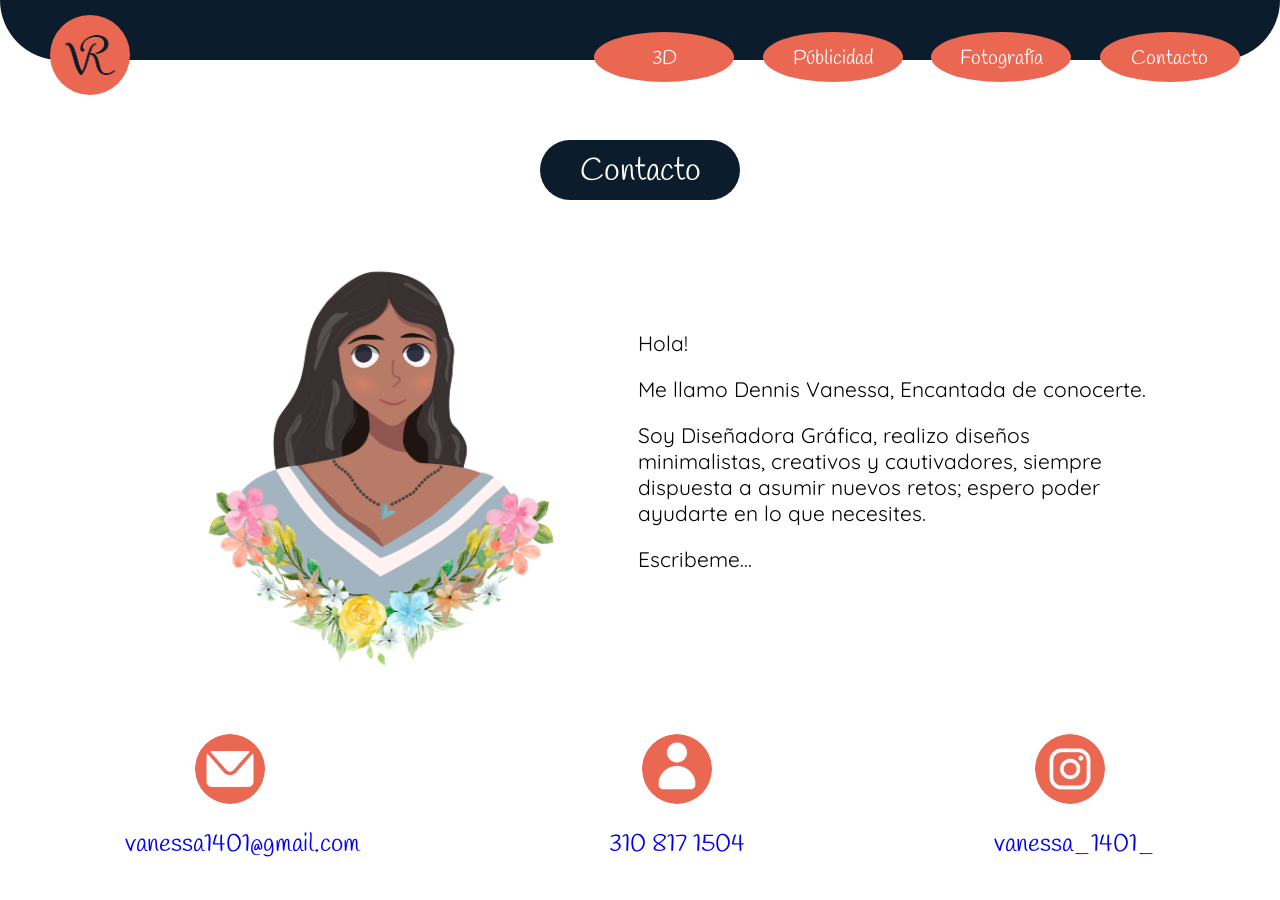
<file: contactame.html>
<!DOCTYPE html>
<html lang="en">
<head>
    <meta charset="UTF-8">
    <meta http-equiv="X-UA-Compatible" content="IE=edge">
    <meta name="viewport" content="width=device-width, initial-scale=1.0">
    <link rel="stylesheet" type="text/css"  href="css/estilos.css">
    <link rel="preconnect" href="https://fonts.googleapis.com">
    <link rel="preconnect" href="https://fonts.gstatic.com" crossorigin>
    <link href="https://fonts.googleapis.com/css2?family=Handlee&display=swap" rel="stylesheet">
    <link rel="preconnect" href="https://fonts.googleapis.com">
<link rel="preconnect" href="https://fonts.gstatic.com" crossorigin>
<link href="https://fonts.googleapis.com/css2?family=Quicksand:wght@300;400;500;600;700&display=swap" rel="stylesheet">
    <title>Vanessa Ramirez - Portafolio</title>
</head>
<body>
  <div class="contenidomenu">
      <div class="menu">
        <a class="logo" href="index.html"></a>
        <a class="btn3d" href="diseño_3d.html">3D</a>
        <a class="btnp" href="diseño_publicitario.html">Públicidad</a>
        <a class="btnf" href="d_fotografia.html">Fotografía</a>
        <a class="btnc" href="contactame.html">Contacto</a>
      </div>
    </div>      
    <div class="contenido">
      <div class="s5">
      <div class="contacto">Contacto</div>
       <div class="saludo">
        <div class="cuadrof"></div>
        <div class="texto">
        <p>Hola!</p>
        <p>Me llamo Dennis Vanessa, Encantada de conocerte.</p>
        <p>Soy Diseñadora Gráfica, realizo diseños minimalistas, creativos y cautivadores,
        siempre dispuesta a asumir nuevos retos; espero poder ayudarte en lo que necesites.</p>
        <p>Escribeme...</p>
        </div>
      </div>
        <div class="datos">
          <div class="correo"></div>
          <div class="telefono"></div>
          <div class="insta"></div>
        </div>
        <div class="dato">
          <a href="https://mail.google.com/mail/u/0/#inbox?compose=new">vanessa1401@gmail.com</a>
          <a href="https://wa.me/qr/3KZT6KVNQSQVC1">310 817 1504</a>
          <a href="https://www.instagram.com/vanessa_1401_/">vanessa_1401_</a>
        </div>
      </div>
    </div>
</body>
</html>
</file>
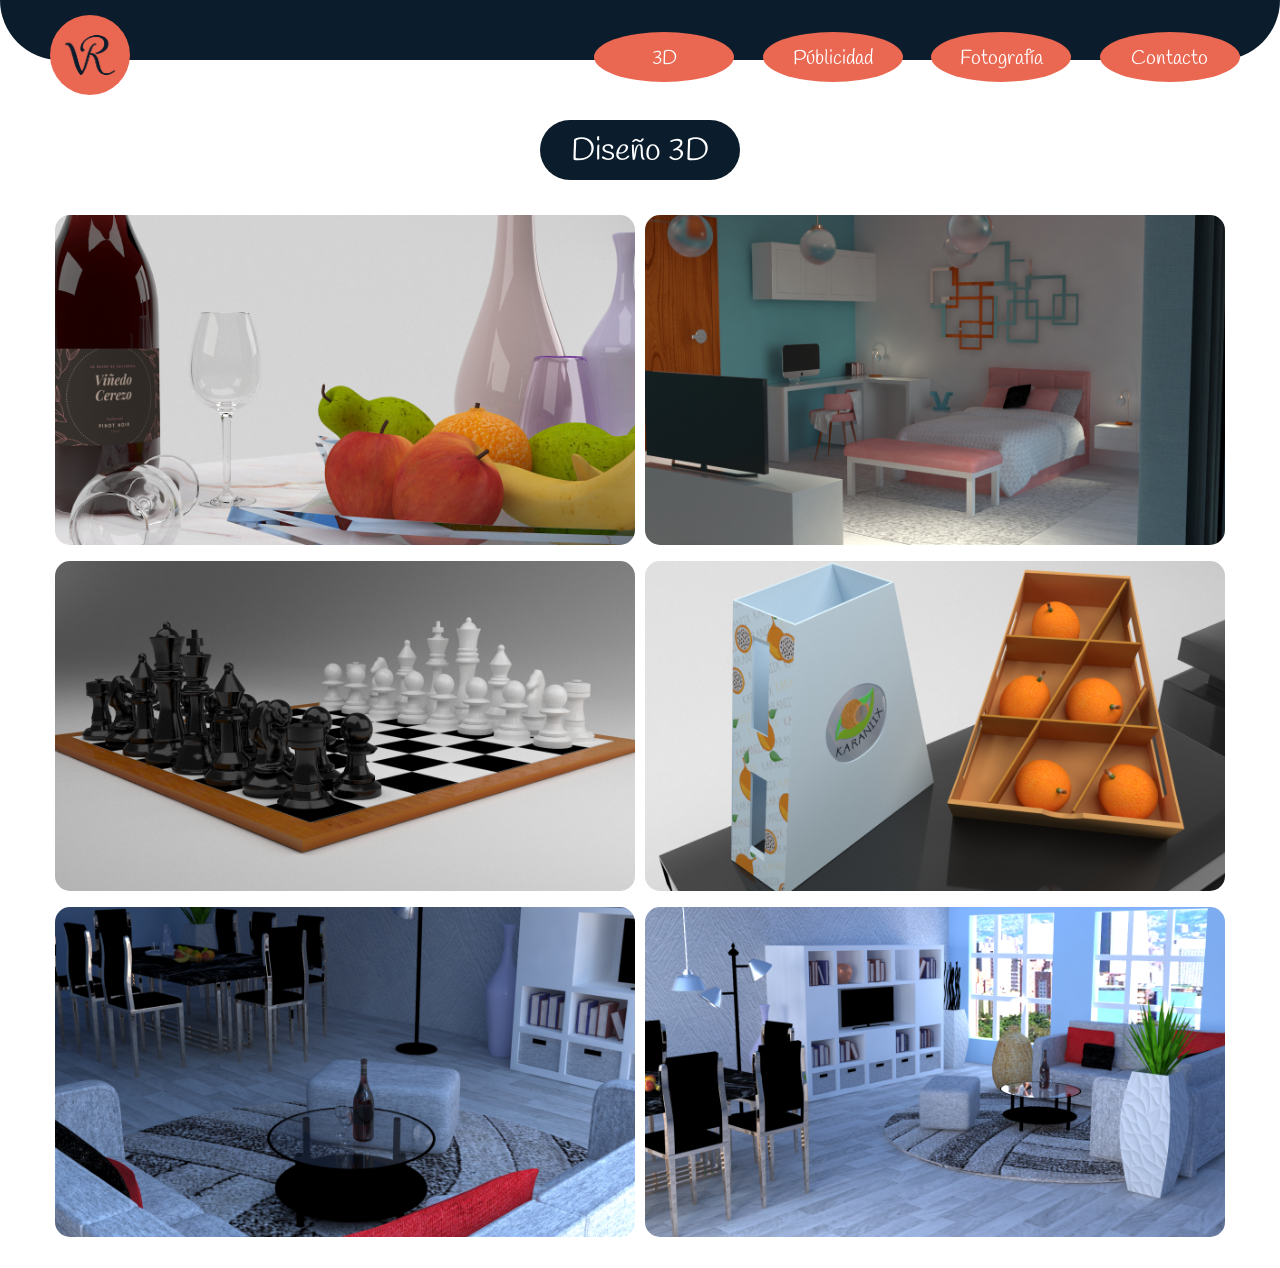
<file: diseño_3d.html>
<!DOCTYPE html>
<html lang="en">

<head>
    <meta charset="UTF-8">
    <meta http-equiv="X-UA-Compatible" content="IE=edge">
    <meta name="viewport" content="width=device-width, initial-scale=1.0">
    <link rel="stylesheet" type="text/css" href="css/estilos.css">
    <link rel="stylesheet" type="text/css" href="css/estilos3d.css">
    <link rel="preconnect" href="https://fonts.googleapis.com">
    <link rel="preconnect" href="https://fonts.gstatic.com" crossorigin>
    <link href="https://fonts.googleapis.com/css2?family=Handlee&display=swap" rel="stylesheet">
    <title>Vanessa Ramirez - Portafolio</title>
</head>

<body>
    <div class="contenidomenu">
        <div class="menu">
            <a class="logo" href="index.html"></a>
            <a class="btn3d" href="diseño_3d.html">3D</a>
            <a class="btnp" href="diseño_publicitario.html">Públicidad</a>
            <a class="btnf" href="d_fotografia.html">Fotografía</a>
            <a class="btnc" href="contactame.html">Contacto</a>
        </div>
    </div>
    <div class="contenido">
        <div>
            <div class="d3d">Diseño 3D</div>
            <div class="galeria">
                <li>
                    <a href="#img1"> <img src="img/3d1.jpg"></a>
                </li>
                <li>
                    <a href="#img2"> <img src="img/3d2.jpg"></a>
                </li>
                <li>
                    <a href="#img3"> <img src="img/3d3.jpg"></a>
                </li>
                <li>
                    <a href="#img4"> <img src="img/3d4.jpg"></a>
                </li>
                <li>
                    <a href="#img5"> <img src="img/3d5.jpg"></a>
                </li>
                <li>
                    <a href="#img6"> <img src="img/3d6.jpg"></a>
                </li>

            </div>

            <div class="modal" id="img1">
                <div class="imagenes">
                    <a href="#img6">&#60;</a>
                    <a href="#img2"><img src="img/3d1.jpg"></a>
                    <a href="#img2">></a>
                </div>
                <a class="cerrar" href="#">x</a>
            </div>
            <div class="modal" id="img2">
                <div class="imagenes">
                    <a href="#img1">&#60;</a>
                    <a href="#img3"><img src="img/3d2.jpg"></a>
                    <a href="#img3">></a>
                </div>
                <a class="cerrar" href="#">x</a>
            </div>
            <div class="modal" id="img3">
                <div class="imagenes">
                    <a href="#img2">&#60;</a>
                    <a href="#img4"><img src="img/3d3.jpg"></a>
                    <a href="#img4">></a>
                </div>
                <a class="cerrar" href="#">x</a>
            </div>
            <div class="modal" id="img4">
                <div class="imagenes">
                    <a href="#img3">&#60;</a>
                    <a href="#img5"><img src="img/3d4.jpg"></a>
                    <a href="#img5">></a>
                </div>
                <a class="cerrar" href="#">x</a>
            </div>
            <div class="modal" id="img5">
                <div class="imagenes">
                    <a href="#img4">&#60;</a>
                    <a href="#img6"><img src="img/3d5.jpg"></a>
                    <a href="#img6">></a>
                </div>
                <a class="cerrar" href="#">x</a>
            </div>
            <div class="modal" id="img6">
                <div class="imagenes">
                    <a href="#img5">&#60;</a>
                    <a href="#img1"><img src="img/3d6.jpg"></a>
                    <a href="#img1">></a>
                </div>
                <a class="cerrar" href="#">x</a>
            </div>
        </div>
    </div>
</body>

</html>
</file>
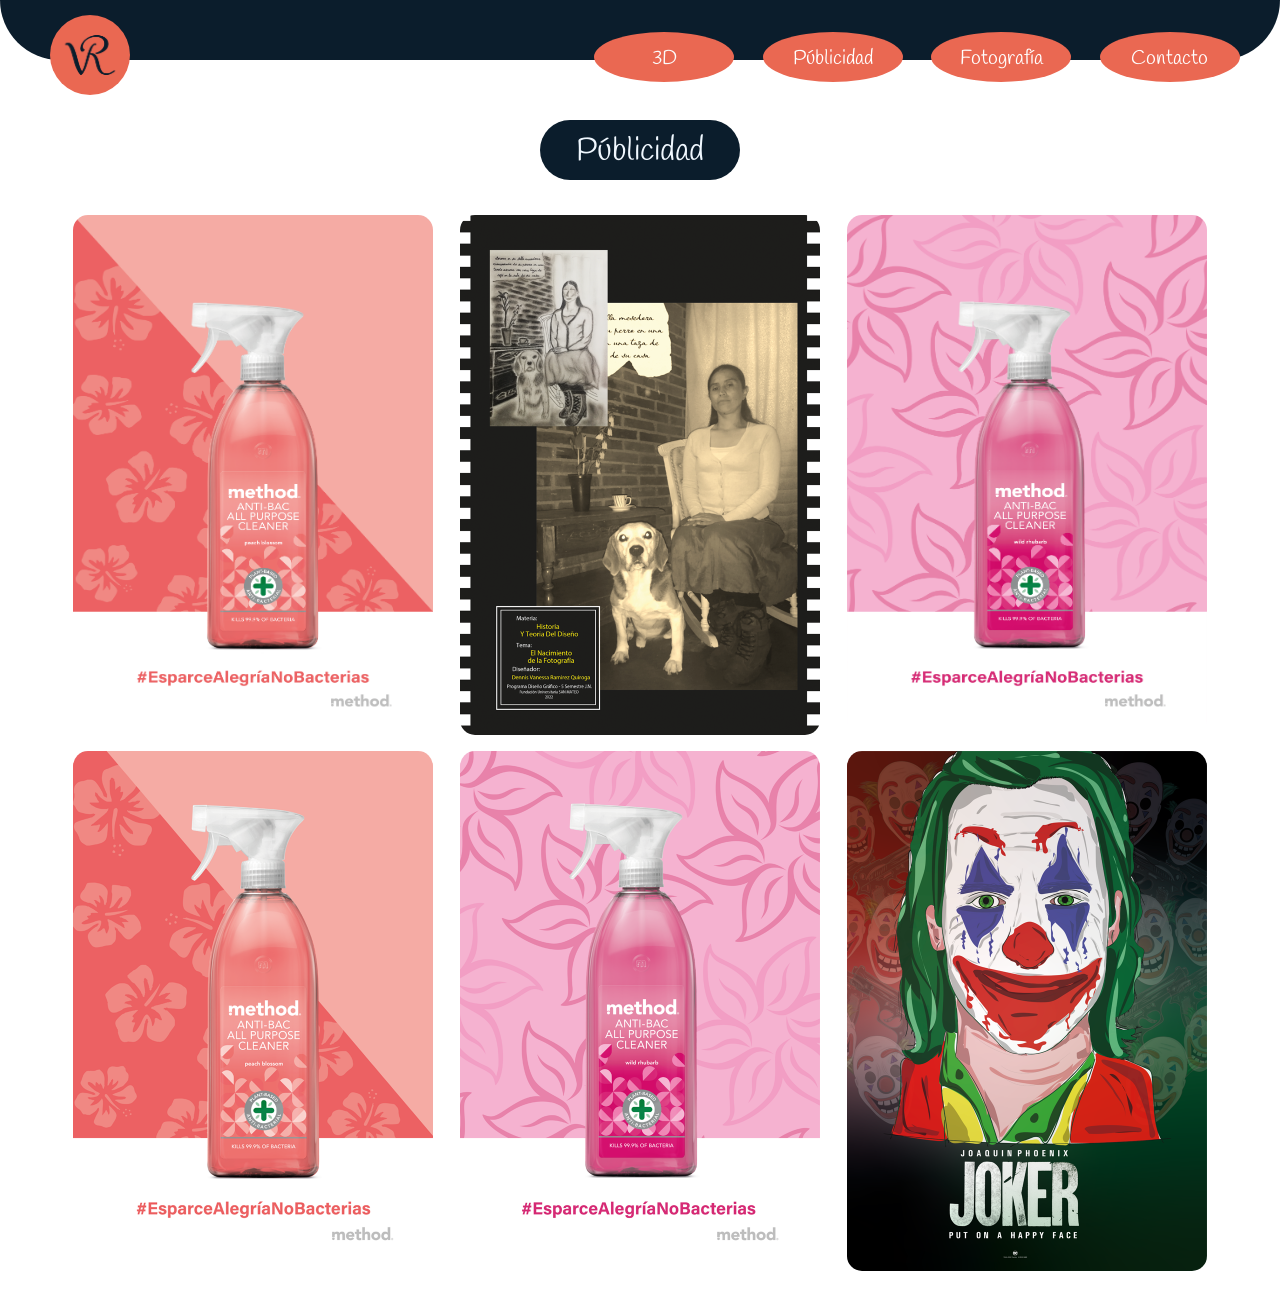
<file: diseño_publicitario.html>
<!DOCTYPE html>
<html lang="en">
<head>
    <meta charset="UTF-8">
    <meta http-equiv="X-UA-Compatible" content="IE=edge">
    <meta name="viewport" content="width=device-width, initial-scale=1.0">
    <link rel="stylesheet" type="text/css"  href="css/estilos.css">
    <link rel="stylesheet" type="text/css" href="css/estilospublicidad.css">
    <link rel="preconnect" href="https://fonts.googleapis.com">
    <link rel="preconnect" href="https://fonts.gstatic.com" crossorigin>
    <link href="https://fonts.googleapis.com/css2?family=Handlee&display=swap" rel="stylesheet">
    <title>Vanessa Ramirez - Portafolio</title>
</head>
<body>
  <div class="contenidomenu">
      <div class="menu">
        <a class="logo" href="index.html"></a>
        <a class="btn3d" href="diseño_3d.html">3D</a>
        <a class="btnp" href="diseño_publicitario.html">Públicidad</a>
        <a class="btnf" href="d_fotografia.html">Fotografía</a>
        <a class="btnc" href="contactame.html">Contacto</a>
      </div>
    </div>
    <div class="contenido">
      <div>
          <div class="publicidad">Públicidad</div>
          <div class="galeria">
              <li>
                  <a href="#img1"> <img src="img/p1.1.png"></a>
              </li>
              <li>
                  <a href="#img2"> <img src="img/p5.png"></a>
              </li>
              <li>
                  <a href="#img3"> <img src="img/p2.2.png"></a>
              </li>
              <li>
                  <a href="#img4"> <img src="img/p1.png"></a>
              </li>
              <li>
                  <a href="#img5"> <img src="img/p2.png"></a>
              </li>
              <li>
                  <a href="#img6"> <img src="img/joker.png"></a>
              </li>

          </div>

          <div class="modal" id="img1">
              <div class="imagenes">
                  <a href="#img6">&#60;</a>
                  <a href="#img2"><img src="img/p1.1.png"></a>
                  <a href="#img2">></a>
              </div>
              <a class="cerrar" href="#">x</a>
          </div>
          <div class="modal" id="img2">
              <div class="imagenes">
                  <a href="#img1">&#60;</a>
                  <a href="#img3"><img src="img/p5.png"></a>
                  <a href="#img3">></a>
              </div>
              <a class="cerrar" href="#">x</a>
          </div>
          <div class="modal" id="img3">
              <div class="imagenes">
                  <a href="#img2">&#60;</a>
                  <a href="#img4"><img src="img/p2.2.png"></a>
                  <a href="#img4">></a>
              </div>
              <a class="cerrar" href="#">x</a>
          </div>
          <div class="modal" id="img4">
              <div class="imagenes">
                  <a href="#img3">&#60;</a>
                  <a href="#img5"><img src="img/p1.png"></a>
                  <a href="#img5">></a>
              </div>
              <a class="cerrar" href="#">x</a>
          </div>
          <div class="modal" id="img5">
              <div class="imagenes">
                  <a href="#img4">&#60;</a>
                  <a href="#img6"><img src="img/p2.png"></a>
                  <a href="#img6">></a>
              </div>
              <a class="cerrar" href="#">x</a>
          </div>
          <div class="modal" id="img6">
              <div class="imagenes">
                  <a href="#img5">&#60;</a>
                  <a href="#img1"><img src="img/joker.png"></a>
                  <a href="#img1">></a>
              </div>
              <a class="cerrar" href="#">x</a>
          </div>
      </div>
    </div>
</body>
</html>
</file>
<file: css/estilos.css>
* {
    margin: 0 auto;
    padding: 0px;
    box-sizing: border-box;

}

html {
    scroll-behavior: smooth;
}

.contenidomenu {
    width: 1280px;
    height: 110px;
    margin: 0 auto;
    font-family: 'Handlee', cursive;
}

.menu {
    width: 1280px;
    height: 60px;
    margin: 0 auto;
    background: rgb(11, 29, 44);
    display: flex;
    position: fixed;
    border-bottom-left-radius: 600px;
    border-bottom-right-radius: 600px;
    z-index: 9000;
    font-family: 'Handlee', cursive;
}

.logo {
    width: 80px;
    height: 80px;
    border-radius: 100%;
    background-image: url(../img/logo.png);
    background-size: cover;
    background-position: center;
    position: relative;
    padding: 20px;
    margin-left: 50px;
    margin-top: 15px;
}

.btn3d {
    width: 140px;
    height: 50px;
    border-radius: 50%;
    margin-left: 450px;
    margin-top: 32px;
    background: rgb(234, 104, 82);
    padding: 13px;
    text-align: center;
    font-size: 20px;
    color: rgb(252, 252, 252);
    text-decoration: none;
}

.btnp {
    width: 140px;
    height: 50px;
    margin-top: 32px;
    border-radius: 50%;
    background: rgb(234, 104, 82);
    padding: 13px;
    text-align: center;
    font-size: 20px;
    color: rgb(255, 255, 255);
    text-decoration: none;
}

.btnf {
    width: 140px;
    height: 50px;
    border-radius: 50%;
    margin-top: 32px;
    background: rgb(234, 104, 82);
    padding: 13px;
    text-align: center;
    font-size: 20px;
    color: rgb(255, 255, 255);
    text-decoration: none;
}

.btnc {
    width: 140px;
    height: 50px;
    border-radius: 50%;
    margin-top: 32px;
    background: rgb(234, 104, 82);
    padding: 13px;
    text-align: center;
    font-size: 20px;
    margin-right: 40px;
    color: rgb(255, 255, 255);
    text-decoration: none;
}

.contenido {
    width: 1280px;
    margin: 0 auto;
}

.secciones {
    width: 1280px;
    padding: 10px;
    display: inline-flex;
    margin-top: 50px;
}

.tresd {
    width: 200px;
    height: 200px;
    padding: 10px;
    border-radius: 100%;
    background-image: url(../img/3d3.jpg);
    background-size: cover;
    background-position: center;
}

.publi {
    width: 200px;
    height: 200px;
    padding: 10px;
    border-radius: 100%;
    background-image: url(../img/p2.png);
    background-size: cover;
    background-position: center;
}

.foto {
    width: 200px;
    height: 200px;
    padding: 10px;
    border-radius: 100%;
    background: rgb(164, 166, 167);
    background-image: url(../img/f10.1.jpg);
    background-size: cover;
    background-position: center;
}

.seccionest {
    width: 1280px;
    padding: 10px;
    display: inline-flex;
}

.seccionest a {
    text-decoration: none;
    font-size: 25px;
    font-family: 'Handlee', cursive;
}

.contacto {
    width: 200px;
    height: 60px;
    margin: 30px auto;
    border-radius: 50px;
    background: rgba(11, 29, 44);
    text-align: center;
    font-size: 32px;
    padding: 10px;
    color: rgb(255, 255, 255);
    font-family: 'Handlee', cursive;
}
.saludo{
    width: 1280px;
    display: inline-flex;
    justify-content: center;
}
p{
    width: 520px;
    margin-bottom: 20px;
}

.texto{
    font-family: 'Quicksand', sans-serif;
    margin-top: 100px;
    margin-left: 15px;
    font-size: 21px;
}
.cuadrof {
    width: 500px;
    height: 500px;
    border-radius: 100%;
    margin-right: 0;
    background-image: url(../img/yo.png);
    background-position: center;
    background-size: cover;
}

.datos {
    width: 1280px;
    display: inline-flex;
    justify-content: center;
}

.correo {
    width: 70px;
    height: 70px;
    text-align: center;
    margin-left: 195px;
    border-radius: 50px;
    background-image: url(../img/correo.png);
    background-position: center;
    background-size: cover;

}

.telefono {
    width: 70px;
    height: 70px;
    text-align: center;
    margin-left: 215px;
    border-radius: 50px;
    background-image: url(../img/telefono.png);
    background-position: center;
    background-size: cover;

}

.insta {
    width: 70px;
    height: 70px;
    text-align: center;
    margin-right:175px ;
    border-radius: 50px;
    background-image: url(../img/instagram.png);
    background-position: center;
    background-size: cover;

}

.dato {
    width: 1280px;
    margin-top: 20px;
    display: inline-flex;
    justify-content: center;
    font-family: 'Handlee', cursive;
}
.dato a{
    font-size: 25px;
    text-decoration: none;
}

@keyframes slide {
    0% {
        transform: translateX(0);
    }
    10% {
        transform: translateX(0);
    }
    15% {
        transform: translateX(-100%);
    }
    30% {
        transform: translateX(-100%);
    }
    35% {
        transform: translateX(-200%);
    }
    50% {
        transform: translateX(-200%);
    }
    55% {
        transform: translateX(-300%);
    }
    70% {
        transform: translateX(-300%);
    }
    75% {
        transform: translateX(-400%);
    }
    90% {
        transform: translateX(-400%);
    }
    95% {
        transform: translateX(-500%);
    }
    100% {
        transform: translateX(-500%);
    }
}

html {
    scroll-behavior: smooth;
}

.wrapper {
    max-width: 1200px;
    margin: 0 auto;
}

.slider {
    position: relative;
}

.slides {
    position: relative;
    display: flex;
    overflow: hidden;
}

.slide {
    width: 100vw;
    flex-shrink: 0;
    animation-name: slide;
    animation-duration: 30s;
    animation-iteration-count: infinite;
    animation-timing-function: linear;
}

.slides:hover .slide {
    animation-play-state:paused;
}

.slide img {
    width: 100%;
    height: 600px;
    vertical-align: top;
}

.slide a {
    width: 100%;
    display: inline-block;
    position: relative;
}

.caption {
    color: white;
    text-shadow: 1px 1px black;
    font-size: 8vw;
    position: absolute;
    bottom: 8vw;
    right: 4vw;
}

.slide:target {
    animation-name: none;
    position: absolute;
    left: 0;
    top: 0;
    right: 0;
    bottom: 0;
    z-index: 50;
}

.slider-controler {
    position: absolute;
    left: 0;
    right: 0;
    bottom: 0;
    text-align: center;
    padding: 5px;
    background-color: rgba(0, 0, 0, 0.5);
    z-index: 100;
}

.slider-controler li {
    margin: 0 0.5rem;
    display: inline-block;
    vertical-align: top;
}

.slider-controler a {
    display: inline-block;
    vertical-align: top;
    text-decoration: none;
    color: white;
    font-size: 1.5rem;
}

@media only screen and (min-width: 1200px) {
    .slide {
        width: 1200px;
    }
    .caption {
        font-size: 96px;
        bottom: 96px;
        right: 50px;
    }
}
</file>
<file: css/estilos3d.css>
*{
    font-family: 'Handlee', cursive;
}
.d3d {
    width: 200px;
    height: 60px;
    margin: 10px auto;
    border-radius: 50px;
    background: rgb(11, 29, 44);
    text-align: center;
    font-size: 32px;
    padding: 10px;
    color: rgb(255, 255, 255);
}

.galeria {
    width: 1280px;
    margin: 0 auto;
    list-style: none;
    padding: 20px;
    display: flex;
    flex-wrap: wrap;
    justify-content: center;
    box-sizing: border-box;
}

.galeria li {
    margin: 5px;
}

.galeria img {
    width: 580px;
    height: 330px;
    border-radius: 15px;
}

.modal {
    display: none;
}

.modal:target {
    display: flex;
    flex-direction: column;
    align-items: center;
    justify-content: center;
    position: fixed;
    background: rgba(0, 0, 0, .8);
    top: 0;
    left: 0;
    width: 100%;
    height: 100%;
    z-index: 10000;
}

body:has(.modal:target) {
    overflow: hidden;
}

.imagenes {
    max-width: 1200px;
    width: 95%;
    border-radius: 20px;
    display: flex;
    justify-content: center;
    align-items: center;
    gap: 10px;
}

.imagenes a {
    color: #fff;
    font-size: 45px;
    font-weight: bold;
    text-decoration: none;
    flex-shrink: 0;
}

.imagenes a:nth-child(2) {
    margin: 0;
    display: flex;
    justify-content: center;
    flex-shrink: 1;
    min-width: 0;
}

.imagenes img {
    max-width: 100%;
    max-height: 75vh;
    width: auto;
    height: auto;
    object-fit: contain;
}

.cerrar {
    position: absolute;
    top: 20px;
    right: 20px;
    display: block;
    background: #fff;
    width: 40px;
    height: 40px;
    text-align: center;
    font-size: 30px;
    font-weight: bold;
    padding: 8px;
    text-decoration: none;
    color: #0b1d2c;
    border-radius: 50%;
    line-height: 25px;
}
</file>
<file: css/estilospublicidad.css>
*{
    font-family: 'Handlee', cursive;
}
.publicidad {
    width: 200px;
    height: 60px;
    margin: 10px auto;
    border-radius: 50px;
    background: rgb(11, 29, 44);
    text-align: center;
    font-size: 32px;
    padding: 10px;
    color: aliceblue;
}

.galeria {
    width: 1200px;
    margin: auto;
    list-style: none;
    padding: 20px;
    display: flex;
    flex-wrap: wrap;
    justify-content: space-around;
    box-sizing: border-box;
}

.galeria li {
    margin: 5px;
}

.galeria img {
    width: 360px;
    height: 520px;
    border-radius: 15px;
}

.modal {
    display: none;
}

.modal:target {
    display: flex;
    flex-direction: column;
    align-items: center;
    justify-content: center;
    position: fixed;
    background: rgba(0, 0, 0, .8);
    top: 0;
    left: 0;
    width: 100%;
    height: 100%;
    z-index: 10000;
}

body:has(.modal:target) {
    overflow: hidden;
}

.imagenes {
    max-width: 1200px;
    width: 95%;
    border-radius: 20px;
    display: flex;
    justify-content: center;
    align-items: center;
    gap: 10px;
}

.imagenes a {
    color: #fff;
    font-size: 45px;
    font-weight: bold;
    text-decoration: none;
    flex-shrink: 0;
}

.imagenes a:nth-child(2) {
    margin: 0;
    display: flex;
    justify-content: center;
    flex-shrink: 1;
    min-width: 0;
}

.imagenes img {
    max-width: 100%;
    max-height: 75vh;
    width: auto;
    height: auto;
    object-fit: contain;
}

.cerrar {
    position: absolute;
    top: 20px;
    right: 20px;
    display: block;
    background: #fff;
    width: 40px;
    height: 40px;
    text-align: center;
    font-size: 30px;
    font-weight: bold;
    padding: 8px;
    text-decoration: none;
    color: #0b1d2c;
    border-radius: 50%;
    line-height: 25px;
}
</file>
